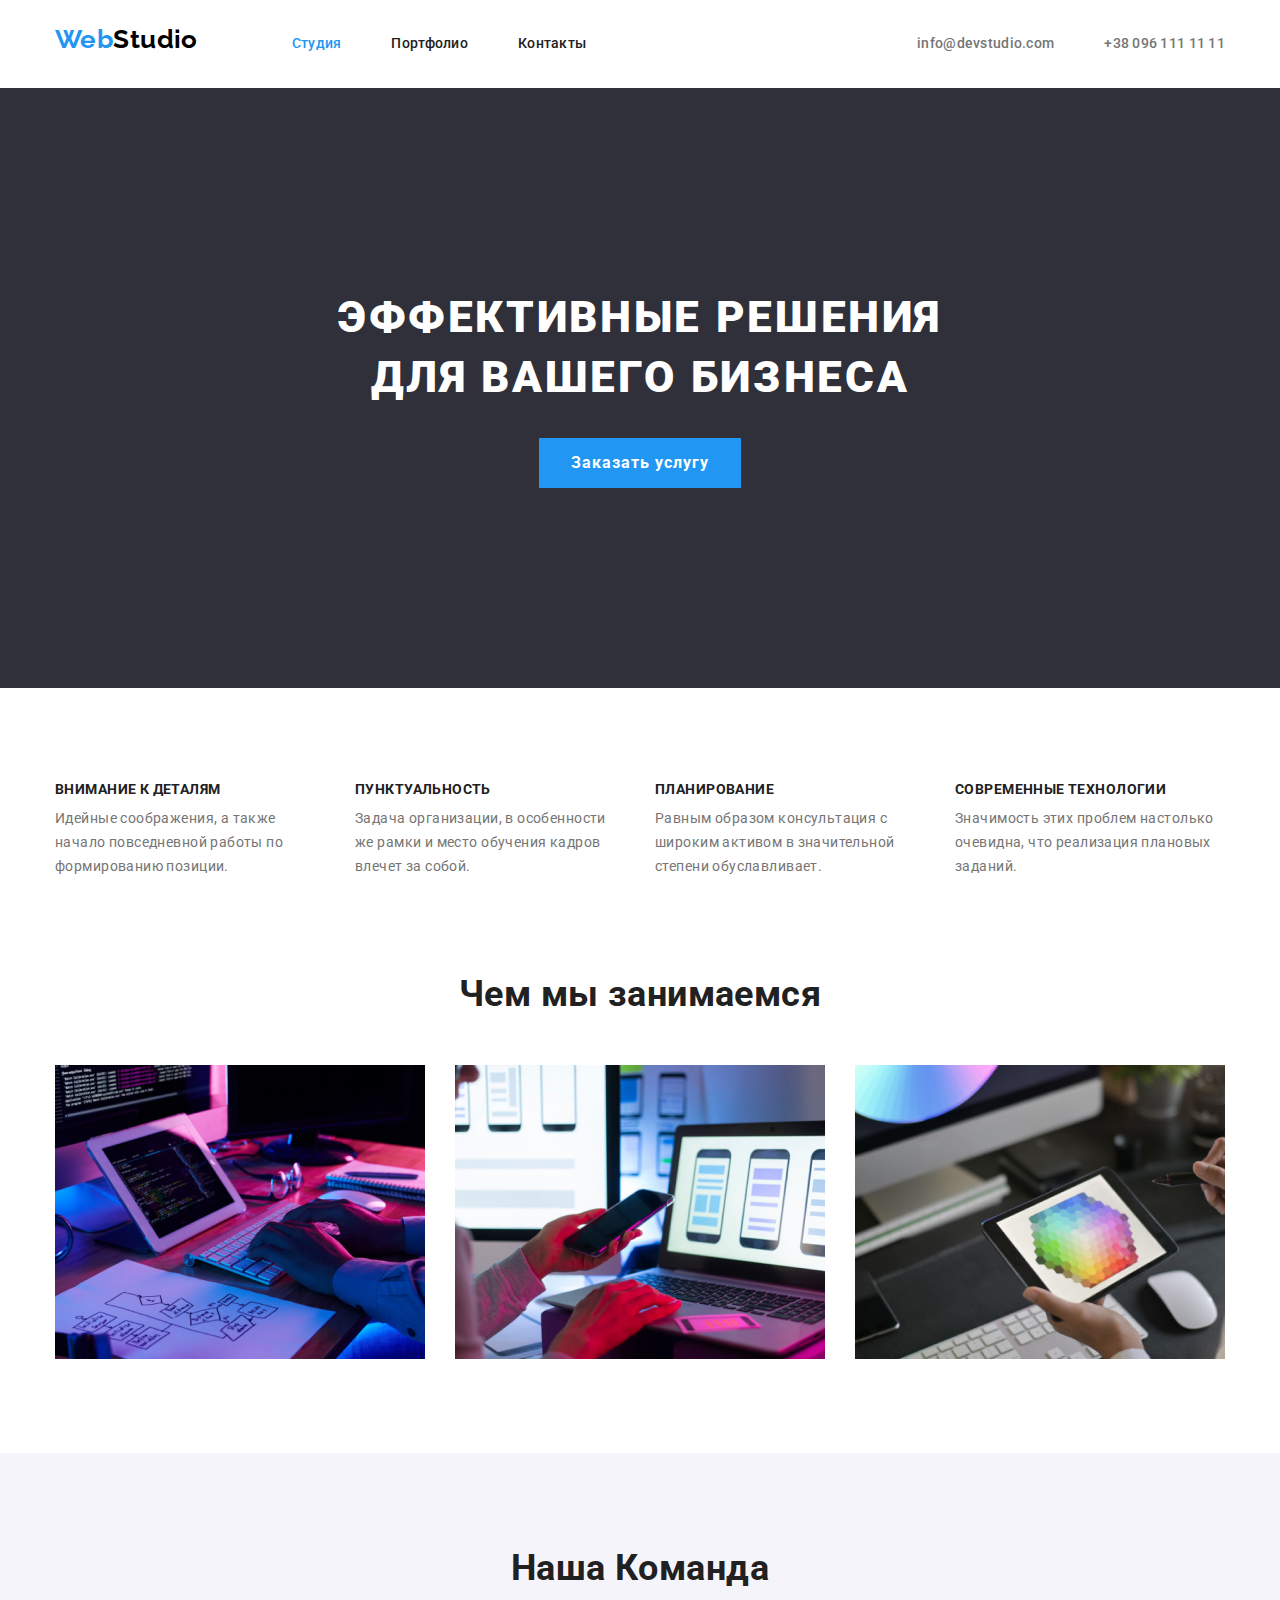
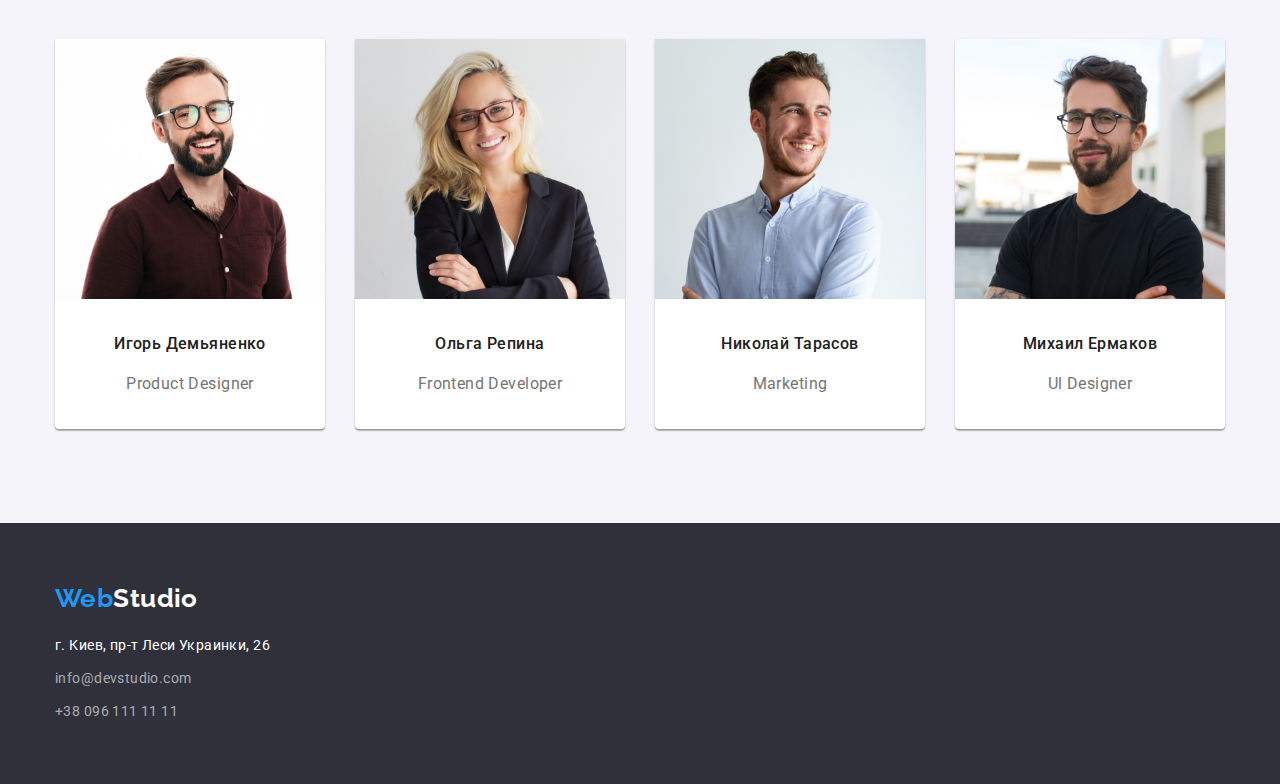
<file: index.html>
<!DOCTYPE html>
<html lang="ru">
    <head>
        <meta charset="UTF-8">
        <meta http-equiv="X-UA-Compatible" content="IE=edge">
        <meta name="viewport" content="width=device-width, initial-scale=1.0">
        <title>Студия</title>
        <link rel="stylesheet" href="https://cdnjs.cloudflare.com/ajax/libs/modern-normalize/1.0.0/modern-normalize.min.css">
        <link rel="preconnect" href="https://fonts.gstatic.com">
        <link href="https://fonts.googleapis.com/css2?family=Raleway:wght@700&family=Roboto:wght@400;500;700;900&display=swap" 
            rel="stylesheet">
        <link rel="stylesheet" href="./css/style.css">
    </head>

    <body>

        <!--Header-->
        <header>
            <div class="container nav-conteiner">
                <nav class="navigation">
                    <a href="./index.html" class="logo">Web<span class="logotip">Studio</span></a>
                    <ul class="site-nav list">
                        <li><a href="./index.html" class="link current">Студия</a></li>
                        <li><a href="./portfolio.html" class="link">Портфолио</a></li>
                        <li><a href="#" class="link">Контакты</a></li>
                    </ul>
                </nav>
                <ul class="list contact-list">
                    <li><a href="mailto:info@devstudio.com" class="link-contact">info@devstudio.com</a></li>
                    <li><a href="tel:+380961111111" class="link-contact">+38 096 111 11 11</a></li>
                </ul>
            </div>
        </header>
        
        <main>

            <!--Hero-->
            
            <section class="hero">
                <div class="container hero-container">
                    <h1 class="hero-title">ЭФФЕКТИВНЫЕ РЕШЕНИЯ ДЛЯ ВАШЕГО БИЗНЕСА</h1>
                    <button type="button" class="button primary">Заказать услугу</button>
                </div>
            </section>

            <!--Our Advantages-->
            
            <section class="section">
                <div class="container">
                    <h2 class="section-title visually-hidden">Почему выбирают нас</h2>
                    <ul class="advantages list">
                        <li>
                            <h3 class="title-advantages">Внимание к деталям</h3>
                            <p>Идейные соображения, а также начало повседневной работы по формированию позиции.</p>
                        </li>
                        <li>
                            <h3 class="title-advantages">Пунктуальность</h3>
                            <p>Задача организации, в особенности же рамки и место обучения кадров влечет за собой.</p>
                        </li>
                        <li>
                            <h3 class="title-advantages">Планирование</h3>
                            <p>Равным образом консультация с широким активом в значительной степени обуславливает.</p>
                        </li>
                        <li>
                            <h3 class="title-advantages">Современные технологии</h3>
                            <p>Значимость этих проблем настолько очевидна, что реализация плановых заданий.</p>
                        </li>
                    </ul>
                </div>
            </section>

            <!--What are we doing-->
            
            <section class="section">
                <div class="container">
                    <h2 class="section-title">Чем мы занимаемся</h2>
                    <ul class="work-list list">
                        <li><img src="images/img11.jpg" width="370" alt=""></li>
                        <li><img src="images/img12.jpg" width="370" alt=""></li>
                        <li><img src="images/img13.jpg" width="370" alt=""></li>
                    </ul>
                </div>
            </section>
            

            <!--Our employees-->
            <section class="section employees">
                <div class="container">
                    <h2 class="section-title employees-title">Наша Команда</h2>
                    <ul class="employees-list list">
                        <li>
                            <img src="images/img14.jpg" width="270" alt="Игорь">
                            <h3 class="employees-name">Игорь Демьяненко</h3>
                            <p class="employees-position">Product Designer</p>
                        </li>
                        <li>
                            <img src="images/img15.jpg" width="270" alt="Ольга">
                            <h3 class="employees-name">Ольга Репина</h3>
                            <p class="employees-position">Frontend Developer</p>
                        </li>
                        <li>
                            <img src="images/img16.jpg" width="270" alt="Николай">
                            <h3 class="employees-name">Николай Тарасов</h3>
                            <p class="employees-position">Marketing</p>
                        </li>
                        <li> 
                            <img src="images/img17.jpg" width="270" alt="Михаил">
                            <h3 class="employees-name">Михаил Ермаков</h3>
                            <p class="employees-position">Ul Designer</p>
                        </li>
                    </ul>
                </div>
            </section>
        </main>

        <footer class="low">
            <div class="container low-container">
                <a href="./index.html" class="logo">Web<span class="logotips">Studio</span></a>
                <address class="addr">г. Киев, пр-т Леси Украинки, 26</address>
                <ul class="list">
                    <li class="link-mail"><a href="mailto:info@devstudio.com" class="link">info@devstudio.com</a></li>
                    <li><a href="tel:+380961111111" class="link">+38 096 111 11 11</a></li>
                </ul>
            </div>
        </footer>

    </body>

</html>
</file>
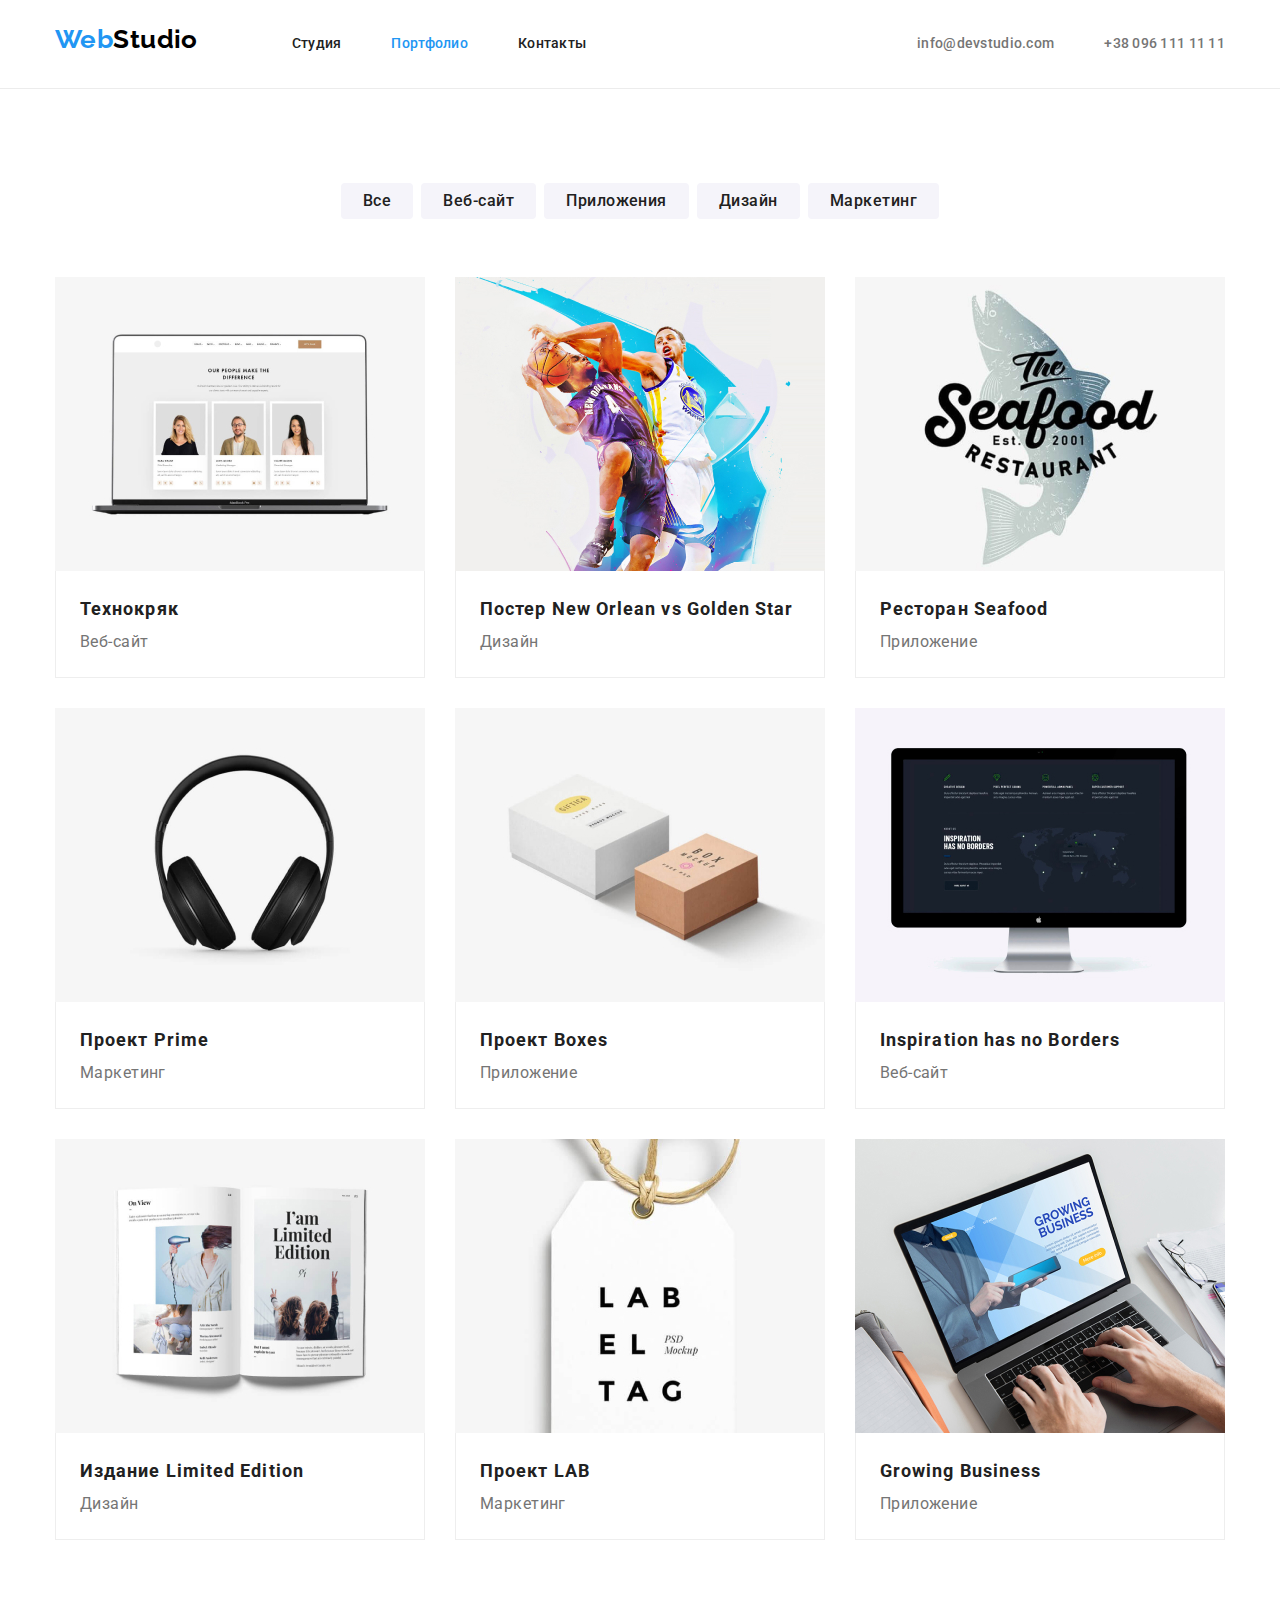
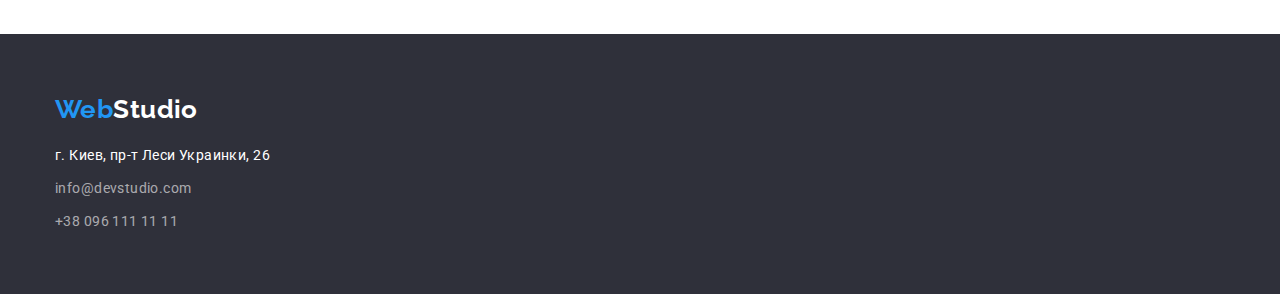
<file: portfolio.html>
<!DOCTYPE html>
<html lang="ru">
    <head>
        <meta charset="UTF-8">
        <meta http-equiv="X-UA-Compatible" content="IE=edge">
        <meta name="viewport" content="width=device-width, initial-scale=1.0">
        <title>Портфолио</title>
        <link rel="stylesheet" href="https://cdnjs.cloudflare.com/ajax/libs/modern-normalize/1.0.0/modern-normalize.min.css">
        <link rel="preconnect" href="https://fonts.gstatic.com">
        <link href="https://fonts.googleapis.com/css2?family=Raleway:wght@700&family=Roboto:wght@400;500;700;900&display=swap"
            rel="stylesheet">
        <link rel="stylesheet" href="./css/style.css">
    </head>

    <body>

        <!--Header-->
        <header class="line">
            <div class="container nav-conteiner">
                <nav class="navigation">
                    <a href="./index.html" class="logo">Web<span class="logotip">Studio</span></a>
                    <ul class="site-nav list">
                        <li><a href="./index.html" class="link">Студия</a></li>
                        <li><a href="./portfolio.html" class="link current">Портфолио</a></li>
                        <li><a href="#" class="link">Контакты</a></li>
                    </ul>
                </nav>
                <ul class="list contact-list">
                    <li><a href="mailto:info@devstudio.com" class="link-contact">info@devstudio.com</a></li>
                    <li><a href="tel:+380961111111" class="link-contact">+38 096 111 11 11</a></li>
                </ul>
            </div>
        </header>

        <main>
            <!-- Button -->
            <section>
                <div class="container">
                    <ul class="list list-button">
                        <li><button class="button secondary" type="button">Все</button></li>
                        <li><button class="button secondary" type="button">Веб-сайт</button></li>
                        <li><button class="button secondary" type="button">Приложения</button></li>
                        <li><button class="button secondary" type="button">Дизайн</button></li>
                        <li><button class="button secondary" type="button">Маркетинг</button></li>
                    </ul>
                </div>
            </section>

            <section>
                <!-- Gallery -->
                <div class="container">
                    <ul class="list gallery-list">
                        <li class="gallery-item">
                            <a href="" class="picture">
                                <img src="images/img1.jpg" alt="Ноутбук" width="370">
                                <div class="gallery-box">
                                    <h3 class="picture-name">Технокряк</h3>
                                    <p class="picture-text">Веб-сайт</p>    
                                </div>
                            </a>
                        </li>
                        <li class="gallery-item">
                            <a href="" class="picture">
                                <img src="images/img2.jpg" alt="Баскетболисты" width="370">
                                <div class="gallery-box">
                                    <h3 class="picture-name">Постер New Orlean vs Golden Star</h3>
                                    <p class="picture-text">Дизайн</p>  
                                </div>
                            </a>
                        </li>
                        <li class="gallery-item">
                            <a href="" class="picture">
                                <img src="images/img3.jpg" alt="Seafood" width="370">
                                <div class="gallery-box">
                                    <h3 class="picture-name">Ресторан Seafood</h3>
                                    <p class="picture-text">Приложение</p>    
                                </div>
                            </a>
                        </li>
                        <li class="gallery-item">
                            <a href="" class="picture">
                                <img src="images/img4.jpg" alt="Наушники" width="370">
                                <div class="gallery-box">
                                    <h3 class="picture-name">Проект Prime</h3>
                                    <p class="picture-text">Маркетинг</p>  
                                </div>
                            </a>
                        </li>
                        <li class="gallery-item">
                            <a href="" class="picture">
                                <img src="images/img6.jpg" alt="Коробки" width="370">
                                <div class="gallery-box">
                                    <h3 class="picture-name">Проект Boxes</h3>
                                    <p class="picture-text">Приложение</p>
                                </div>
                                
                            </a>
                        </li>
                        <li class="gallery-item">
                            <a href="" class="picture">
                                <img src="images/img7.jpg" alt="Монитор" width="370">
                                <div class="gallery-box">
                                    <h3 class="picture-name">Inspiration has no Borders</h3>
                                    <p class="picture-text">Веб-сайт</p>
                                </div>    
                            </a>
                        </li>
                        <li class="gallery-item">
                            <a href="" class="picture">
                                <img src="images/img8.jpg" alt="Издание Limited Edition" width="370">
                                <div class="gallery-box">
                                    <h3 class="picture-name">Издание Limited Edition</h3>
                                    <p class="picture-text">Дизайн</p>   
                                </div>
                            </a>
                        </li>
                        <li class="gallery-item">
                            <a href="" class="picture">
                                <img src="images/img9.jpg" alt="Проект LAB" width="370">
                                <div class="gallery-box">
                                    <h3 class="picture-name">Проект LAB</h3>
                                    <p class="picture-text">Маркетинг</p> 
                                </div>
                            </a>
                        </li>
                        <li class="gallery-item">
                            <a href="" class="picture">                                                                                           
                                <img src="images/img10.jpg" alt="Growing Business" width="370">
                                <div class="gallery-box">
                                    <h3 class="picture-name">Growing Business</h3>
                                    <p class="picture-text">Приложение</p>
                                </div> 
                            </a>
                        </li>
                    </ul>
                </div>
            </section>
        </main>

        <footer class="low">
            <div class="container low-container">
                <a href="./index.html" class="logo">Web<span class="logotips">Studio</span></a>
                <address class="addr">г. Киев, пр-т Леси Украинки, 26</address>
                <ul class="list">
                    <li class="link-mail"><a href="mailto:info@devstudio.com" class="link">info@devstudio.com</a></li>
                    <li><a href="tel:+380961111111" class="link">+38 096 111 11 11</a></li>
                </ul>
            </div>
        </footer>

    </body>

</html>
</file>
<file: css/style.css>
/*
  Цвет остовного текста #212121
  Вторичный цвет текста #757575
  Цвет акцента #2196F3
  Вторичный цвет фона #F5F4FA, темно-синий #2F303A
*/

:root {
  --primary-text-color: #757575;
  --tittle-text-color: #212121;
  --accent-color: #2196f3;
  --primary-white-color: #ffffff;
}

h1,
h2,
h3,
h4,
h5,
h6,
p {
  margin: 0px;
}

ul {
  margin: 0px;
  padding: 0px;
}

img {
  max-width: 100%;
  height: auto;
  display: block;
}

body {
  background-color: var(--primary-bg-color);
  color: var(--primary-text-color);

  font-family: roboto, sans-serif;
  font-size: 14px;
  line-height: 1.71;
  letter-spacing: 0.03em;
}

.visually-hidden {
  position: absolute !important;
  clip: rect(1px 1px 1px 1px);
  /* IE6, IE7 */
  clip: rect(1px, 1px, 1px, 1px);
  padding: 0 !important;
  border: 0 !important;
  height: 1px !important;
  width: 1px !important;
  overflow: hidden;
} 

.container {
  width: 1200px;
  padding: 0px 15px;
  margin: 0 auto; 
}

.list {
  list-style: none;
}

.section-title {
  color: var(--tittle-text-color);
  font-size: 36px;
  line-height: 1.17;
  text-align: center;
}


/* Logo */
.logo {
  color: var(--accent-color);
  font-family: Raleway, sans-serif;
  font-weight: 700;
  font-size: 26px;
  line-height: 1.19;
  text-decoration: none;

  margin-right: 94px;
  margin-top: 24px;
  margin-bottom: 24px;
}

.logotip {
  color: #000000;
}

.logotips {
  color: var(--primary-white-color);
}

/* Site-Navigation */

.nav-conteiner {
  display: flex;
}

.navigation {
  display: flex;
}

.site-nav {
  display: flex;
  margin-top: 32px;
  margin-bottom: 32px;
}

.contact-list {
  display: flex;
  margin-top: 32px;
  margin-bottom: 32px;
  margin-left: auto;
}

.contact-list li:not(:last-child) {
  margin-right: 50px;
}

.site-nav .link {
  color: var(--tittle-text-color);
  font-weight: 500;
  font-size: 14px;
  line-height: 1.14;
  letter-spacing: 0.02em;
  text-decoration: none;
}

.site-nav li:not(:last-child) {
  margin-right: 50px;
}

.site-nav .link:hover,
.site-nav .link:focus {
  color: var(--accent-color);
}

.site-nav .link.current {
  color: var(--accent-color);
}

.link-contact {
  color: var(--primary-text-color);
  font-weight: 500;
  font-size: 14px;
  line-height: 1.14;
  letter-spacing: 0.02em;
  text-decoration: none;
}

.link-contact:hover,
.link-contact:focus {
  color: var(--accent-color);
}

/* Hero */
.hero {
  background-color: #2f303a;
}

.hero-container {
  display: flex;
  flex-direction: column;
  justify-content: center;
  align-items: center;
}

.hero-title {
  color: var(--primary-white-color);
  font-weight: 900;
  font-size: 44px;
  line-height: 1.36;
  text-align: center;
  letter-spacing: 0.06em;
  text-transform: uppercase;

  width: 696px; 
  padding-top: 200px;
}



/* Advantages */

.title-advantages {
  color: var(--tittle-text-color);
  font-weight: bold;
  font-size: 14px;
  line-height: 1.14;
  letter-spacing: 0.03em;
  text-transform: uppercase;
  margin-bottom: 10px;
}

.advantages {
  display: flex;
  justify-content: space-between;
  margin: 94px 0;
}

.advantages li {
  width: 270px;
}

/* .advantages li:not(:last-child) {
  margin-right: 30px;
}  */

/* What are we doing */

.work-list {
  display: flex;
  justify-content: space-between;
  margin-top: 50px;
  padding-bottom: 94px;
}


/* Employees */
.employees {
  background-color: #f5f4fa;
}

.employees-title {
  padding-top: 94px;
}

.employees-list {
  display: flex;
  justify-content: space-between;
  margin-top: 50px;
  padding-bottom: 94px;
}

.employees-list li {
  background-color: var(--primary-white-color);
  
  box-shadow: 0px 1px 3px rgba(0, 0, 0, 0.12),
  0px 1px 1px rgba(0, 0, 0, 0.14),
  0px 2px 1px rgba(0, 0, 0, 0.2);
  border-radius: 0px 0px 4px 4px;
}

.employees-list .employees-name {
  font-weight: 500;
  font-size: 16px;
  line-height: 1.87;
}

.employees-list .employees-position {
  font-weight: 400;
  font-size: 16px;
  line-height: 1.87;
}

.employees-name {
  color: var(--tittle-text-color);
  text-align: center;
  margin-top: 30px;
  margin-bottom: 10px;
}

.employees-position {
  text-align: center;
  margin-bottom: 30px;
}


/* Footer */

.low {
  background-color: #2f303a;
}

.low-container {
  display: flex;
  flex-direction: column;
  padding-top: 60px;
}

.low-container .logo {
  margin: 0;
  margin-bottom: 20px;
}

.low .link {
  color: rgba(255, 255, 255, 0.6);
  font-weight: 400;
  font-size: 14px;
  line-height: 1.71;
  text-decoration: none;
}

.low .link:hover,
.low .link:focus {
  color: var(--accent-color);
}

.addr {
  color: var(--primary-white-color);
  font-style: normal;
  font-weight: 400;
  font-size: 14px;
  line-height: 1.7;

  margin-bottom: 9px;
}

.low .list {
  display: flex;
  flex-direction: column;
  margin-bottom: 60px;
}

.link-mail {
  margin-bottom: 9px;
}

/* button */

.button {
  background-color: var(--primary-white-color);
  color: var(--tittle-text-color);
  font-family: Roboto, sans-serif;
  font-style: normal;
  font-weight: 700;
  font-size: 16px;
  line-height: 1.87;
  letter-spacing: 0.06em;
}

.button.primary {
  background-color: var(--accent-color);
  color: var(--primary-white-color);

  border: 0;
  padding: 10px 32px;
  cursor: pointer;
  margin-top: 30px;
  margin-bottom: 200px;
}

.button.primary:hover,
.button.primary:focus {
  background-color: #188CE8;
  box-shadow: 0px 4px 4px rgba(0, 0, 0, 0.15);
}

.button.secondary {
  background-color: #f5f4fa;
  color: var(--tittle-text-color);
  font-weight: 500;
  font-size: 16px;
  line-height: 1.62;
  text-align: center;
  letter-spacing: 0.03em;
  cursor: pointer;
  
  border: 0;
  border-radius: 4px;
  padding: 5px 22px;
}

.button.secondary:hover,
.button.secondary:focus {
  background-color: var(--accent-color);
  color: var(--primary-white-color);
}


/* ===========Portfolio=========== */
/* Header */

.line {
  border-bottom: 1px solid #ececec;
}

/* Button */

.list-button {
  display: flex;
  justify-content: center;
  margin-top: 94px;
  margin-bottom: 58px;
}

.list-button li:not(:last-child) {
  margin-right: 8px;
}

/* Pictures Gallery  */

.gallery-list {
  display: flex;
  flex-wrap: wrap;
  margin-left: -30px;
  margin-top: -30px;
  padding-bottom: 94px;
}

.gallery-list .gallery-item {
  width: calc(100% / 3 - 30px);
  margin-left: 30px;
  margin-top: 30px;
}

.gallery-box {
  border: solid 1px #eeeeee;
  border-top: none;
  padding: 20px 24px;
}

.picture {
  text-decoration: none;
}

.picture-name {
  color: var(--tittle-text-color);
  font-weight: 700;
  font-size: 18px;
  line-height: 2;
  letter-spacing: 0.06em;
}

.picture-text {
  color: var(--primary-text-color);
  font-weight: 400;
  font-size: 16px;
  line-height: 1.87;
}
</file>
